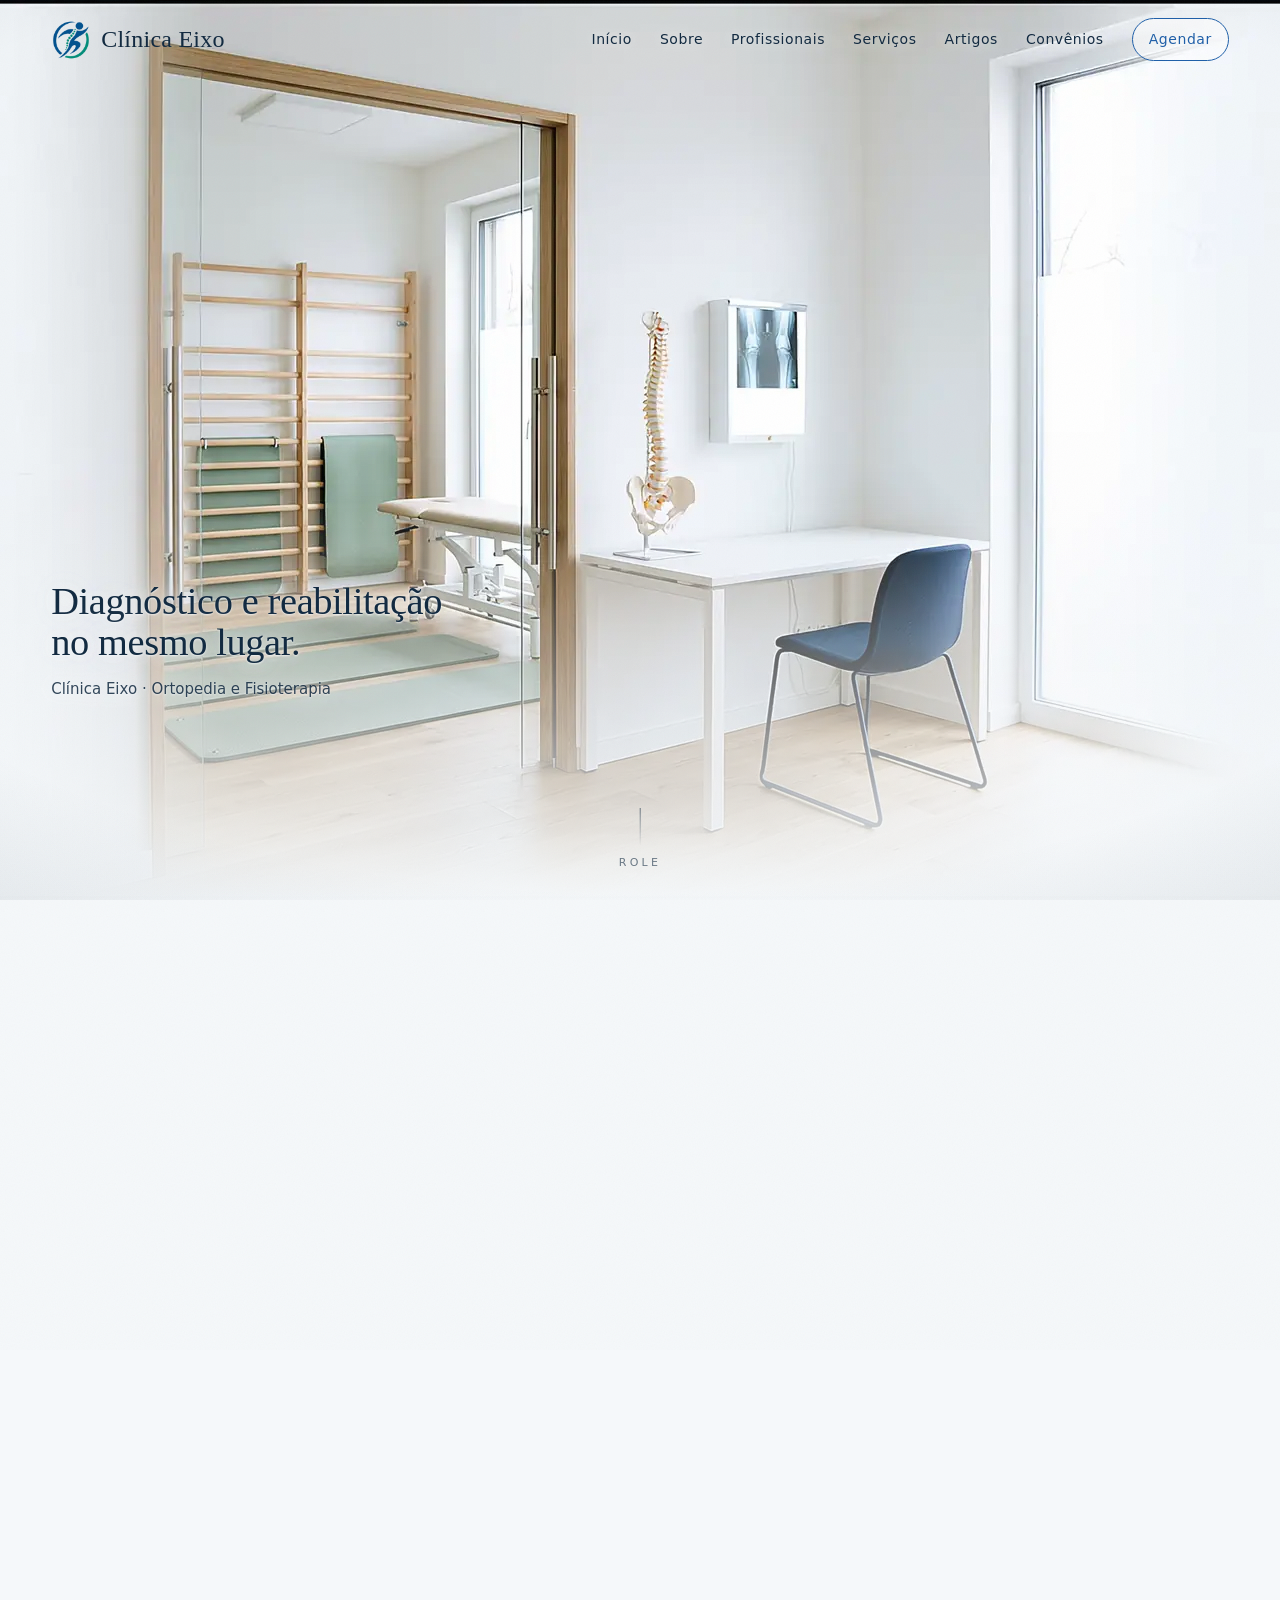
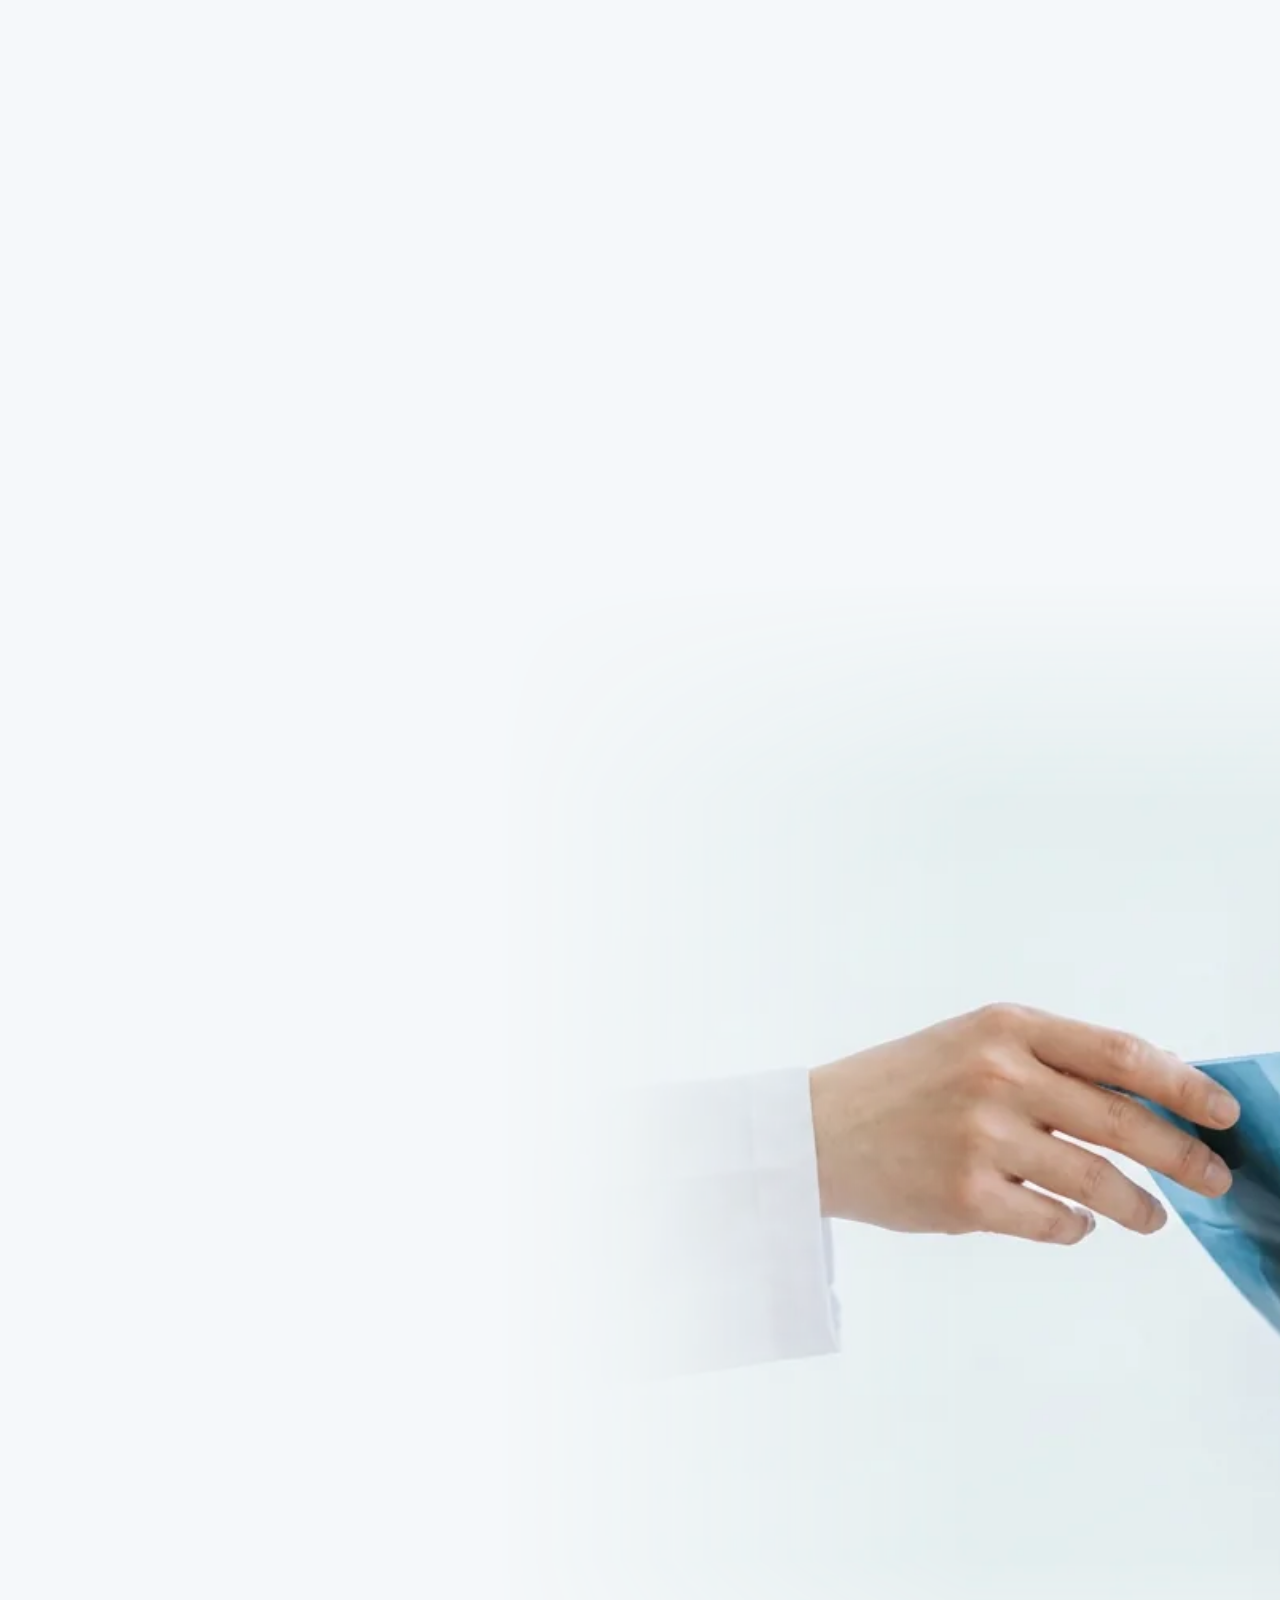
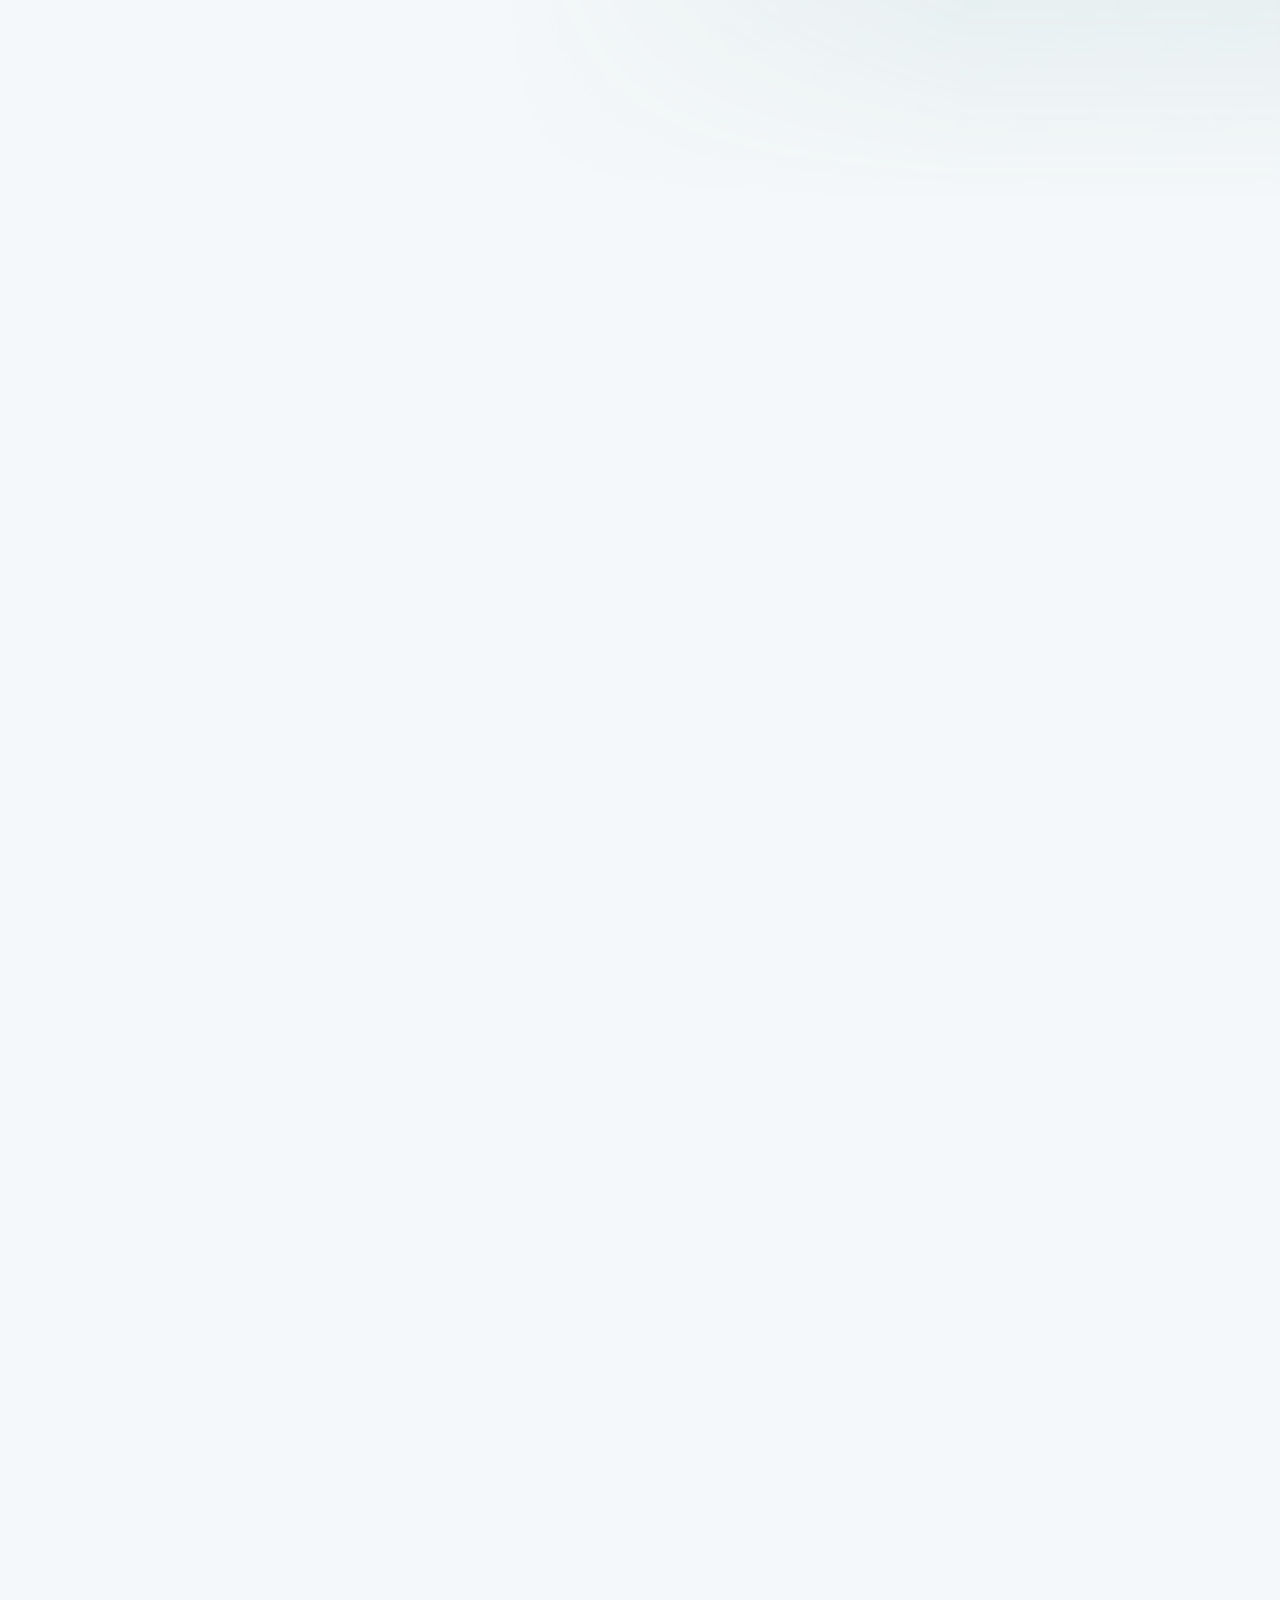
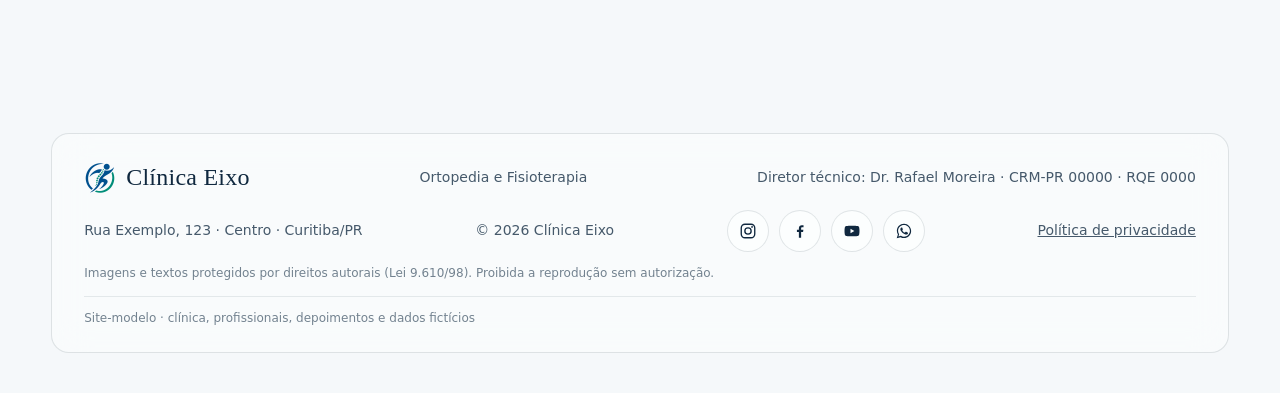
<file: index.html>
<!doctype html>
<html lang="pt-BR">
<head>
  <meta charset="utf-8">
  <!-- Segurança: o navegador só carrega arquivos destes endereços e o formulário só envia para o serviço de e-mail -->
  <meta http-equiv="Content-Security-Policy" content="default-src 'self'; script-src 'self'; style-src 'self' https://fonts.googleapis.com; font-src https://fonts.gstatic.com; img-src 'self' data:; connect-src 'self' https://formsubmit.co https://api.web3forms.com; form-action 'self'; base-uri 'self'; object-src 'none'; upgrade-insecure-requests">
  <meta name="referrer" content="strict-origin-when-cross-origin">
  <meta name="viewport" content="width=device-width, initial-scale=1">
  <!-- Site só no modo claro: pede ao navegador (Samsung Internet, Chrome) que não escureça a página sozinho -->
  <meta name="color-scheme" content="only light">
  <title>Clínica Eixo · Ortopedia e Fisioterapia</title>
  <meta name="description" content="Clínica de ortopedia e fisioterapia com atendimento integrado: o ortopedista e a equipe de fisioterapia no mesmo espaço. Diagnóstico e reabilitação no mesmo lugar.">
  <!-- Prévia do link no WhatsApp, Instagram, Facebook e LinkedIn. Ao mudar de domínio, troque o endereço nas 3 linhas com robsonsantos49 -->
  <link rel="canonical" href="https://robsonsantos49.github.io/clinica-eixo/">
  <meta property="og:type" content="website">
  <meta property="og:locale" content="pt_BR">
  <meta property="og:site_name" content="Clínica Eixo">
  <meta property="og:url" content="https://robsonsantos49.github.io/clinica-eixo/">
  <meta property="og:title" content="Clínica Eixo · Ortopedia e Fisioterapia">
  <meta property="og:description" content="Diagnóstico e reabilitação no mesmo lugar. Ortopedista e equipe de fisioterapia trabalhando juntos.">
  <meta property="og:image" content="https://robsonsantos49.github.io/clinica-eixo/assets/og.jpg">
  <meta property="og:image:type" content="image/jpeg">
  <meta property="og:image:width" content="1200">
  <meta property="og:image:height" content="630">
  <meta property="og:image:alt" content="Clínica Eixo: consultório de ortopedia com a sala de fisioterapia ao lado">
  <meta name="twitter:card" content="summary_large_image">
  <meta name="theme-color" content="#f5f8fa">
  <link rel="icon" type="image/png" href="assets/logo/favicon.png">
  <link rel="apple-touch-icon" href="assets/logo/apple-touch-icon.png">
  <link rel="preconnect" href="https://fonts.googleapis.com">
  <link rel="preconnect" href="https://fonts.gstatic.com" crossorigin>
  <link href="https://fonts.googleapis.com/css2?family=Newsreader:opsz,wght@6..72,400;6..72,500;6..72,600&family=Figtree:wght@400;500;600&display=swap" rel="stylesheet">
  <link rel="preload" as="image" href="assets/frames/desktop/f_0001.webp" media="(min-width: 761px)">
  <link rel="preload" as="image" href="assets/frames/mobile/f_0001.webp" media="(max-width: 760px)">
  <link rel="stylesheet" href="estilo.css?v=9">
</head>
<body>

<header class="topo">
  <a href="#inicio" class="marca" aria-label="Clínica Eixo, início">
    <img class="marca-logo" src="assets/logo/logo.webp" alt="" width="40" height="40">
    <span class="marca-texto">Clínica Eixo</span>
  </a>
  <nav class="menu" id="menu" aria-label="Seções">
    <a href="#inicio" class="menu-inicio">Início</a>
    <a href="#sobre">Sobre</a>
    <a href="#profissionais">Profissionais</a>
    <a href="#servicos">Serviços</a>
    <a href="#artigos">Artigos</a>
    <a href="#depoimentos" class="menu-so-celular">Depoimentos</a>
    <a href="#convenios">Convênios</a>
    <a href="#duvidas" class="menu-so-celular">Dúvidas</a>
    <a href="#contato" class="menu-so-celular">Contato</a>
    <a href="#contato" class="menu-cta">Agendar</a>
  </nav>
  <div class="topo-acoes">
    <a href="#contato" class="menu-cta">Agendar</a>
    <button type="button" class="menu-botao" aria-expanded="false" aria-controls="menu" aria-label="Abrir menu">
      <span></span><span></span>
    </button>
  </div>
</header>

<main>

  <!-- ABERTURA: consultório → porta de vidro → sala de fisioterapia -->
  <section id="inicio" class="cine">
    <div class="cine-palco">
      <canvas class="cine-canvas" aria-hidden="true"></canvas>
      <div class="cine-vinheta"></div>

      <div class="momento momento--primeiro" data-de="0" data-ate="0.28">
        <div class="texto-abertura">
          <h1 class="titulo-abertura">Diagnóstico e reabilitação no mesmo lugar.</h1>
          <p class="apoio">Clínica Eixo · Ortopedia e Fisioterapia</p>
        </div>
      </div>
      <div class="momento momento--direita" data-de="0.36" data-ate="0.64">
        <div class="texto-abertura">
          <p class="destaque">O ortopedista que examina você trabalha a poucos passos da equipe que vai tratar você.</p>
        </div>
      </div>
      <div class="momento momento--centro" data-de="0.72" data-ate="1">
        <div class="texto-abertura">
          <p class="destaque">Comece pela avaliação.</p>
          <a href="#contato" class="botao">Agendar avaliação</a>
        </div>
      </div>

      <div class="cine-dica" aria-hidden="true"><span></span>role</div>
    </div>
  </section>

  <!-- 01 SOBRE: arte à direita -->
  <section id="sobre" class="secao">
    <img class="arte arte--direita" src="assets/img/sobre.webp" alt="" loading="lazy">
    <div class="secao-grade">
      <div class="painel revelar">
        <span class="rotulo">01</span>
        <h2>Do consultório à fisioterapia sem trocar de endereço</h2>
        <p>Na Clínica Eixo, o médico ortopedista e a equipe de fisioterapia atendem no mesmo espaço. Diagnóstico e plano de reabilitação são combinados entre eles, e você não precisa levar laudo de um lugar para o outro nem repetir sua história a cada profissional.</p>
        <ol class="passos">
          <li><strong>Consulta com o ortopedista</strong><span>Exame clínico, leitura dos exames de imagem e diagnóstico.</span></li>
          <li><strong>Plano combinado</strong><span>Médico e fisioterapeuta definem juntos os objetivos e o ritmo do tratamento.</span></li>
          <li class="passo--fisio"><strong>Reabilitação aqui mesmo</strong><span>As sessões acontecem na clínica, e o ortopedista acompanha a evolução de perto.</span></li>
        </ol>
      </div>
    </div>
  </section>

  <!-- 02 PROFISSIONAIS: arte à esquerda -->
  <section id="profissionais" class="secao">
    <img class="arte arte--esquerda" src="assets/img/profissionais.webp" alt="" loading="lazy">
    <div class="secao-grade secao-grade--direita">
      <div class="painel revelar">
        <span class="rotulo">02</span>
        <h2>Uma equipe que conversa</h2>
        <p>Ortopedistas e fisioterapeutas discutem cada caso juntos. Quando a dor muda ou o tratamento precisa de ajuste, a decisão sai na hora, entre quem diagnosticou e quem está tratando.</p>
        <!-- EXEMPLO: equipe fictícia. Trocar por nomes, registros e fotos reais.
             Com foto: troque o <span class="equipe-foto">XX</span> por
             <img src="assets/equipe/nome.webp" alt="Foto de Nome" class="equipe-foto"> -->
        <div class="areas">
          <div class="area">
            <h3>Ortopedia</h3>
            <p>Avaliação de dores e lesões em ossos, articulações, músculos e tendões, diagnóstico e indicação do tratamento.</p>
            <ul class="equipe">
              <li>
                <span class="equipe-foto" aria-hidden="true">RM</span>
                <strong>Dr. Rafael Moreira</strong>
                <span class="equipe-cargo">Ortopedista<br><span class="reg">CRM-PR 00000</span> · <span class="reg">RQE 0000</span></span>
                <a class="equipe-agendar" data-whats data-msg="Olá, vim pelo site e gostaria de agendar com o Dr. Rafael Moreira." target="_blank" rel="noopener">Agendar com o Dr. Rafael</a>
              </li>
              <li>
                <span class="equipe-foto" aria-hidden="true">CD</span>
                <strong>Dra. Camila Duarte</strong>
                <span class="equipe-cargo">Ortopedista<br><span class="reg">CRM-PR 00000</span> · <span class="reg">RQE 0000</span></span>
                <a class="equipe-agendar" data-whats data-msg="Olá, vim pelo site e gostaria de agendar com a Dra. Camila Duarte." target="_blank" rel="noopener">Agendar com a Dra. Camila</a>
              </li>
            </ul>
          </div>
          <div class="area area--fisio">
            <h3>Fisioterapia</h3>
            <p>Reabilitação com exercícios orientados e recursos terapêuticos, ajustada a cada etapa da recuperação.</p>
            <ul class="equipe">
              <li class="equipe--fisio">
                <span class="equipe-foto" aria-hidden="true">AP</span>
                <strong>Ana Luísa Prado</strong>
                <span class="equipe-cargo">Fisioterapeuta<br><span class="reg">CREFITO-8 000000-F</span></span>
                <a class="equipe-agendar" data-whats data-msg="Olá, vim pelo site e gostaria de agendar com a Ana Luísa Prado." target="_blank" rel="noopener">Agendar com a Ana Luísa</a>
              </li>
              <li class="equipe--fisio">
                <span class="equipe-foto" aria-hidden="true">TN</span>
                <strong>Thiago Nunes</strong>
                <span class="equipe-cargo">Fisioterapeuta<br><span class="reg">CREFITO-8 000000-F</span></span>
                <a class="equipe-agendar" data-whats data-msg="Olá, vim pelo site e gostaria de agendar com o Thiago Nunes." target="_blank" rel="noopener">Agendar com o Thiago</a>
              </li>
            </ul>
          </div>
        </div>
      </div>
    </div>
  </section>

  <!-- 03 SERVIÇOS: arte de fundo + cartões -->
  <section id="servicos" class="secao secao--larga">
    <img class="arte arte--fundo" src="assets/img/servicos.webp" alt="" loading="lazy">
    <div class="painel painel--cabecalho revelar">
      <span class="rotulo">03</span>
      <h2>O que você encontra aqui</h2>
    </div>
    <div class="cartoes">
      <article class="painel cartao revelar">
        <h3>Consulta ortopédica</h3>
        <p>Para dores na coluna, no joelho, no ombro, no quadril, no tornozelo e nas mãos, e para lesões do esporte e do trabalho.</p>
      </article>
      <article class="painel cartao cartao--fisio revelar">
        <h3>Fisioterapia ortopédica</h3>
        <p>Sessões para recuperar movimento, força e confiança depois de uma lesão, de uma cirurgia ou de muito tempo convivendo com dor.</p>
      </article>
      <article class="painel cartao revelar">
        <h3>Acompanhamento integrado</h3>
        <p>Retornos com o ortopedista durante a fisioterapia, para medir a evolução e decidir a alta com segurança.</p>
      </article>
    </div>
  </section>

  <!-- 04 ARTIGOS: arte à direita -->
  <section id="artigos" class="secao">
    <img class="arte arte--direita" src="assets/img/artigos.webp" alt="" loading="lazy">
    <div class="secao-grade">
      <div class="painel revelar">
        <span class="rotulo">04</span>
        <h2>Para ler antes da consulta</h2>
        <div class="artigos">
          <details>
            <summary>Dor no joelho ao subir escadas: quando investigar</summary>
            <p>Dor na frente do joelho ao subir escadas, agachar ou passar muito tempo sentado é comum e muitas vezes envolve a articulação entre a patela e o fêmur. Se a dor dura mais de algumas semanas, ou se o joelho incha, trava ou falha, vale uma avaliação ortopédica. Na maioria dos casos o tratamento passa por fortalecimento e ajuste de carga, com fisioterapia.</p>
          </details>
          <details>
            <summary>Entorse de tornozelo não se resolve só com repouso</summary>
            <p>Nos primeiros dias, proteger, elevar e aplicar gelo ajuda. Mas a recuperação completa depende de devolver equilíbrio e força aos músculos em volta do tornozelo, e quem pula essa etapa tem mais chance de torcer de novo. Procure atendimento se não conseguir apoiar o pé, se houver dor forte sobre o osso ou se o inchaço não diminuir.</p>
          </details>
          <details>
            <summary>Dor nas costas: movimento costuma ajudar mais que repouso</summary>
            <p>Na maior parte das dores lombares, ficar muitos dias de repouso atrasa a melhora. Manter-se ativo dentro do limite da dor e fazer exercícios orientados costuma dar resultado melhor. Procure avaliação logo se a dor vier com formigamento ou fraqueza nas pernas, febre, perda de controle da urina ou depois de uma queda.</p>
          </details>
        </div>
        <p class="nota">Conteúdo informativo. Não substitui a consulta.</p>
      </div>
    </div>
  </section>

  <!-- 05 DEPOIMENTOS
       EXEMPLO: depoimentos fictícios, só para a demonstração. Antes de publicar,
       trocar por depoimentos reais e autorizados pelos pacientes, ou remover a seção. -->
  <section id="depoimentos" class="secao secao--larga">
    <div class="painel painel--cabecalho revelar">
      <span class="rotulo">05</span>
      <h2>Quem passou por aqui</h2>
    </div>
    <div class="cartoes">
      <figure class="painel cartao depoimento revelar">
        <blockquote>Fiz a consulta e comecei a fisioterapia na mesma semana, no mesmo prédio. Não precisei ficar levando exame de um lugar para outro.</blockquote>
        <figcaption>Marina S. · tratamento de joelho</figcaption>
      </figure>
      <figure class="painel cartao depoimento revelar">
        <blockquote>O médico e a fisioterapeuta conversavam sobre o meu caso. Quando precisei mudar os exercícios, ajustaram no mesmo dia.</blockquote>
        <figcaption>Carlos A. · pós-operatório de ombro</figcaption>
      </figure>
      <figure class="painel cartao depoimento revelar">
        <blockquote>Atendimento pontual e explicações claras. Eu sabia o que estava fazendo em cada sessão e por quê.</blockquote>
        <figcaption>Juliana R. · dor lombar</figcaption>
      </figure>
    </div>
  </section>

  <!-- 06 CONVÊNIOS: painel simples -->
  <section id="convenios" class="secao secao--curta">
    <div class="painel painel--centro revelar">
      <span class="rotulo">06</span>
      <h2>Convênios</h2>
      <!-- EXEMPLO: lista fictícia. Trocar pelos planos que a clínica aceita de verdade. -->
      <ul class="convenios">
        <li>Unimed</li>
        <li>Amil</li>
        <li>Bradesco Saúde</li>
        <li>SulAmérica</li>
        <li>Paraná Clínicas</li>
        <li>Particular</li>
      </ul>
      <p>Seu plano não está na lista? Mande o nome pelo WhatsApp e confirmamos a cobertura para consulta e fisioterapia.</p>
      <a class="botao botao--fisio" data-whats data-msg="Olá! Gostaria de saber se a Clínica Eixo atende o meu plano de saúde." target="_blank" rel="noopener">Consultar meu plano</a>
    </div>
  </section>

  <!-- 07 DÚVIDAS: perguntas que travam o agendamento -->
  <section id="duvidas" class="secao secao--curta">
    <div class="painel painel--duvidas revelar">
      <span class="rotulo">07</span>
      <h2>Dúvidas comuns antes de agendar</h2>
      <!-- EXEMPLO: respostas-modelo. Conferir com a clínica, principalmente as regras de convênio e a duração das sessões. -->
      <div class="artigos">
        <details>
          <summary>Preciso de pedido médico para fazer fisioterapia?</summary>
          <p>No particular, não: o fisioterapeuta pode fazer a avaliação e começar o tratamento. Pelo convênio, a maioria dos planos pede o encaminhamento médico para liberar as sessões. Se você ainda não tem, pode passar antes pela consulta com um dos nossos ortopedistas, aqui mesmo.</p>
        </details>
        <details>
          <summary>Já tenho diagnóstico de outro médico. Posso começar direto na fisioterapia?</summary>
          <p>Pode. Traga o pedido e os exames. O fisioterapeuta faz a avaliação inicial e, se aparecer alguma dúvida no caminho, o ortopedista da clínica revisa o caso sem você precisar marcar outro lugar.</p>
        </details>
        <details>
          <summary>Quantas sessões vou precisar?</summary>
          <p>Depende da lesão, do tempo de dor e dos seus objetivos. O número é definido na primeira avaliação e revisto nos retornos com o ortopedista, conforme a evolução. Você sabe desde o início qual é o plano e quando ele será reavaliado.</p>
        </details>
        <details>
          <summary>O convênio cobre a consulta e a fisioterapia?</summary>
          <p>Depende do plano e da cobertura contratada. Mande o nome do seu convênio pelo WhatsApp e confirmamos antes de agendar. Quando o plano exige autorização para as sessões, a equipe orienta você em cada etapa.</p>
        </details>
        <details>
          <summary>O que levar na primeira consulta?</summary>
          <p>Documento com foto, carteirinha do convênio, se tiver, os exames de imagem e os laudos que você já fez, e a lista dos remédios que usa. Para a fisioterapia, venha com roupa confortável, que deixe mexer a região tratada.</p>
        </details>
        <details>
          <summary>Quanto tempo dura cada sessão?</summary>
          <p>Cerca de 50 minutos, com acompanhamento do fisioterapeuta do começo ao fim. A frequência mais comum é de duas a três vezes por semana, ajustada ao seu caso e à sua rotina.</p>
        </details>
      </div>
      <p class="nota">Não achou sua dúvida? <a data-whats data-msg="Olá! Tenho uma dúvida antes de agendar na Clínica Eixo." target="_blank" rel="noopener">Pergunte pelo WhatsApp</a>.</p>
    </div>
  </section>

  <!-- 08 CONTATO -->
  <section id="contato" class="secao secao--contato">
    <img class="arte arte--fundo arte--suave" src="assets/img/contato.webp" alt="" loading="lazy">
    <div class="painel painel--form revelar">
      <span class="rotulo">08</span>
      <h2>Agende sua avaliação</h2>
      <p>Deixe seu contato e conte rapidamente o que está sentindo. Retornamos para combinar o melhor horário.</p>
      <!-- EXEMPLO: endereço e horário fictícios. Trocar pelos dados reais. -->
      <dl class="info">
        <div><dt>Endereço</dt><dd>Rua Exemplo, 123 · Centro · Curitiba/PR
          <span class="rotas"><a data-rota="maps" target="_blank" rel="noopener">Abrir no Google Maps</a><a data-rota="waze" target="_blank" rel="noopener">Waze</a></span></dd></div>
        <div><dt>Horário</dt><dd>Seg a sex, 7h às 20h · Sáb, 8h às 12h</dd></div>
      </dl>
      <div class="contato-redes">
        <span>Siga a clínica</span>
        <ul class="redes" aria-label="Redes sociais">
          <li><a data-rede="instagram" target="_blank" rel="noopener" aria-label="Instagram"><svg viewBox="0 0 24 24" aria-hidden="true"><rect x="3" y="3" width="18" height="18" rx="5" fill="none" stroke="currentColor" stroke-width="1.8"/><circle cx="12" cy="12" r="4.2" fill="none" stroke="currentColor" stroke-width="1.8"/><circle cx="17.4" cy="6.6" r="1.2" fill="currentColor"/></svg></a></li>
          <li><a data-rede="facebook" target="_blank" rel="noopener" aria-label="Facebook"><svg viewBox="0 0 24 24" aria-hidden="true"><path fill="currentColor" d="M13.5 21v-7.6h2.6l.4-3h-3V8.5c0-.9.3-1.5 1.6-1.5h1.6V4.3c-.3 0-1.2-.1-2.3-.1-2.3 0-3.9 1.4-3.9 4v2.2H7.9v3h2.6V21h3Z"/></svg></a></li>
          <li><a data-rede="youtube" target="_blank" rel="noopener" aria-label="YouTube"><svg viewBox="0 0 24 24" aria-hidden="true"><path fill="currentColor" d="M21.6 7.2a2.5 2.5 0 0 0-1.8-1.8C18.2 5 12 5 12 5s-6.2 0-7.8.4A2.5 2.5 0 0 0 2.4 7.2 26 26 0 0 0 2 12a26 26 0 0 0 .4 4.8 2.5 2.5 0 0 0 1.8 1.8c1.6.4 7.8.4 7.8.4s6.2 0 7.8-.4a2.5 2.5 0 0 0 1.8-1.8A26 26 0 0 0 22 12a26 26 0 0 0-.4-4.8ZM10 15V9l5.2 3L10 15Z"/></svg></a></li>
          <li><a data-whats target="_blank" rel="noopener" aria-label="WhatsApp"><svg viewBox="0 0 32 32" aria-hidden="true"><path fill="currentColor" d="M16 3C9 3 3.3 8.6 3.3 15.6c0 2.4.7 4.7 1.9 6.7L3 29l6.9-2.1c1.9 1 4 1.6 6.1 1.6 7 0 12.7-5.6 12.7-12.6S23 3 16 3Zm0 23.1c-1.9 0-3.8-.5-5.4-1.5l-.4-.2-4.1 1.2 1.3-4-.3-.4a10.4 10.4 0 0 1-1.6-5.6C5.5 9.8 10.2 5.2 16 5.2s10.5 4.6 10.5 10.4S21.8 26.1 16 26.1Zm5.8-7.8c-.3-.2-1.9-.9-2.2-1-.3-.1-.5-.2-.7.2-.2.3-.8 1-1 1.2-.2.2-.4.2-.7.1-.3-.2-1.3-.5-2.5-1.6-.9-.8-1.6-1.8-1.7-2.1-.2-.3 0-.5.1-.6l.5-.6.3-.5c.1-.2 0-.4 0-.6l-1-2.4c-.3-.6-.5-.5-.7-.5h-.6c-.2 0-.6.1-.9.4-.3.3-1.2 1.1-1.2 2.8s1.2 3.2 1.4 3.4c.2.2 2.4 3.6 5.7 5 .8.4 1.4.6 1.9.7.8.3 1.6.2 2.2.1.7-.1 1.9-.8 2.2-1.5.3-.7.3-1.4.2-1.5-.1-.2-.3-.3-.6-.4Z"/></svg></a></li>
        </ul>
      </div>
      <form class="form" novalidate>
        <div class="campo">
          <label for="f-nome">Nome</label>
          <input id="f-nome" name="nome" autocomplete="name" maxlength="80" required>
        </div>
        <div class="campo">
          <label for="f-email">E-mail</label>
          <input id="f-email" name="email" type="email" autocomplete="email" maxlength="120" required>
        </div>
        <div class="campo">
          <label for="f-tel">WhatsApp</label>
          <input id="f-tel" name="telefone" type="tel" autocomplete="tel" inputmode="tel" maxlength="30" required>
        </div>
        <div class="campo">
          <label for="f-plano">Convênio (se tiver)</label>
          <input id="f-plano" name="convenio" autocomplete="off" maxlength="60">
        </div>
        <div class="campo campo--inteiro">
          <label for="f-msg">Onde dói e há quanto tempo?</label>
          <textarea id="f-msg" name="mensagem" rows="4" maxlength="1500"></textarea>
        </div>
        <input type="text" name="_honey" class="pote" tabindex="-1" autocomplete="off" aria-hidden="true">
        <label class="consentimento campo--inteiro">
          <input type="checkbox" name="consentimento" value="sim" required>
          <span>Autorizo a Clínica Eixo a usar estes dados, inclusive as informações sobre minha saúde, só para responder ao meu contato e agendar o atendimento. <a href="privacidade.html">Política de privacidade</a></span>
        </label>
        <button type="submit" class="botao campo--inteiro">Enviar</button>
        <p class="form-status campo--inteiro" role="status" aria-live="polite"></p>
        <a class="botao botao--fisio form-whats campo--inteiro" target="_blank" rel="noopener" hidden>Continuar pelo WhatsApp</a>
      </form>
    </div>
  </section>

</main>

<footer class="rodape">
  <div class="painel rodape-painel">
    <span class="marca"><img class="marca-logo" src="assets/logo/logo.webp" alt="" width="32" height="32" loading="lazy"><span class="marca-texto">Clínica Eixo</span></span>
    <span>Ortopedia e Fisioterapia</span>
    <!-- EXEMPLO: diretor técnico fictício. Exigido em publicidade médica; trocar pelo nome e CRM reais. -->
    <span>Diretor técnico: Dr. Rafael Moreira · CRM-PR 00000 · RQE 0000</span>
    <span>Rua Exemplo, 123 · Centro · Curitiba/PR</span>
    <span>© <span data-ano></span> Clínica Eixo</span>
    <ul class="redes" aria-label="Redes sociais">
      <li><a data-rede="instagram" target="_blank" rel="noopener" aria-label="Instagram"><svg viewBox="0 0 24 24" aria-hidden="true"><rect x="3" y="3" width="18" height="18" rx="5" fill="none" stroke="currentColor" stroke-width="1.8"/><circle cx="12" cy="12" r="4.2" fill="none" stroke="currentColor" stroke-width="1.8"/><circle cx="17.4" cy="6.6" r="1.2" fill="currentColor"/></svg></a></li>
      <li><a data-rede="facebook" target="_blank" rel="noopener" aria-label="Facebook"><svg viewBox="0 0 24 24" aria-hidden="true"><path fill="currentColor" d="M13.5 21v-7.6h2.6l.4-3h-3V8.5c0-.9.3-1.5 1.6-1.5h1.6V4.3c-.3 0-1.2-.1-2.3-.1-2.3 0-3.9 1.4-3.9 4v2.2H7.9v3h2.6V21h3Z"/></svg></a></li>
      <li><a data-rede="youtube" target="_blank" rel="noopener" aria-label="YouTube"><svg viewBox="0 0 24 24" aria-hidden="true"><path fill="currentColor" d="M21.6 7.2a2.5 2.5 0 0 0-1.8-1.8C18.2 5 12 5 12 5s-6.2 0-7.8.4A2.5 2.5 0 0 0 2.4 7.2 26 26 0 0 0 2 12a26 26 0 0 0 .4 4.8 2.5 2.5 0 0 0 1.8 1.8c1.6.4 7.8.4 7.8.4s6.2 0 7.8-.4a2.5 2.5 0 0 0 1.8-1.8A26 26 0 0 0 22 12a26 26 0 0 0-.4-4.8ZM10 15V9l5.2 3L10 15Z"/></svg></a></li>
      <li><a data-whats target="_blank" rel="noopener" aria-label="WhatsApp"><svg viewBox="0 0 32 32" aria-hidden="true"><path fill="currentColor" d="M16 3C9 3 3.3 8.6 3.3 15.6c0 2.4.7 4.7 1.9 6.7L3 29l6.9-2.1c1.9 1 4 1.6 6.1 1.6 7 0 12.7-5.6 12.7-12.6S23 3 16 3Zm0 23.1c-1.9 0-3.8-.5-5.4-1.5l-.4-.2-4.1 1.2 1.3-4-.3-.4a10.4 10.4 0 0 1-1.6-5.6C5.5 9.8 10.2 5.2 16 5.2s10.5 4.6 10.5 10.4S21.8 26.1 16 26.1Zm5.8-7.8c-.3-.2-1.9-.9-2.2-1-.3-.1-.5-.2-.7.2-.2.3-.8 1-1 1.2-.2.2-.4.2-.7.1-.3-.2-1.3-.5-2.5-1.6-.9-.8-1.6-1.8-1.7-2.1-.2-.3 0-.5.1-.6l.5-.6.3-.5c.1-.2 0-.4 0-.6l-1-2.4c-.3-.6-.5-.5-.7-.5h-.6c-.2 0-.6.1-.9.4-.3.3-1.2 1.1-1.2 2.8s1.2 3.2 1.4 3.4c.2.2 2.4 3.6 5.7 5 .8.4 1.4.6 1.9.7.8.3 1.6.2 2.2.1.7-.1 1.9-.8 2.2-1.5.3-.7.3-1.4.2-1.5-.1-.2-.3-.3-.6-.4Z"/></svg></a></li>
    </ul>
    <a href="privacidade.html" class="rodape-link">Política de privacidade</a>
    <span class="aviso-direitos">Imagens e textos protegidos por direitos autorais (Lei 9.610/98). Proibida a reprodução sem autorização.</span>
    <span class="aviso-modelo">Site-modelo · clínica, profissionais, depoimentos e dados fictícios</span>
  </div>
</footer>

<a class="whats" target="_blank" rel="noopener" aria-label="Conversar no WhatsApp">
  <svg viewBox="0 0 32 32" aria-hidden="true"><path fill="currentColor" d="M16 3C9 3 3.3 8.6 3.3 15.6c0 2.4.7 4.7 1.9 6.7L3 29l6.9-2.1c1.9 1 4 1.6 6.1 1.6 7 0 12.7-5.6 12.7-12.6S23 3 16 3Zm0 23.1c-1.9 0-3.8-.5-5.4-1.5l-.4-.2-4.1 1.2 1.3-4-.3-.4a10.4 10.4 0 0 1-1.6-5.6C5.5 9.8 10.2 5.2 16 5.2s10.5 4.6 10.5 10.4S21.8 26.1 16 26.1Zm5.8-7.8c-.3-.2-1.9-.9-2.2-1-.3-.1-.5-.2-.7.2-.2.3-.8 1-1 1.2-.2.2-.4.2-.7.1-.3-.2-1.3-.5-2.5-1.6-.9-.8-1.6-1.8-1.7-2.1-.2-.3 0-.5.1-.6l.5-.6.3-.5c.1-.2 0-.4 0-.6l-1-2.4c-.3-.6-.5-.5-.7-.5h-.6c-.2 0-.6.1-.9.4-.3.3-1.2 1.1-1.2 2.8s1.2 3.2 1.4 3.4c.2.2 2.4 3.6 5.7 5 .8.4 1.4.6 1.9.7.8.3 1.6.2 2.2.1.7-.1 1.9-.8 2.2-1.5.3-.7.3-1.4.2-1.5-.1-.2-.3-.3-.6-.4Z"/></svg>
</a>

<script src="config.js?v=8"></script>
<script src="app.js?v=7"></script>
</body>
</html>
</file>
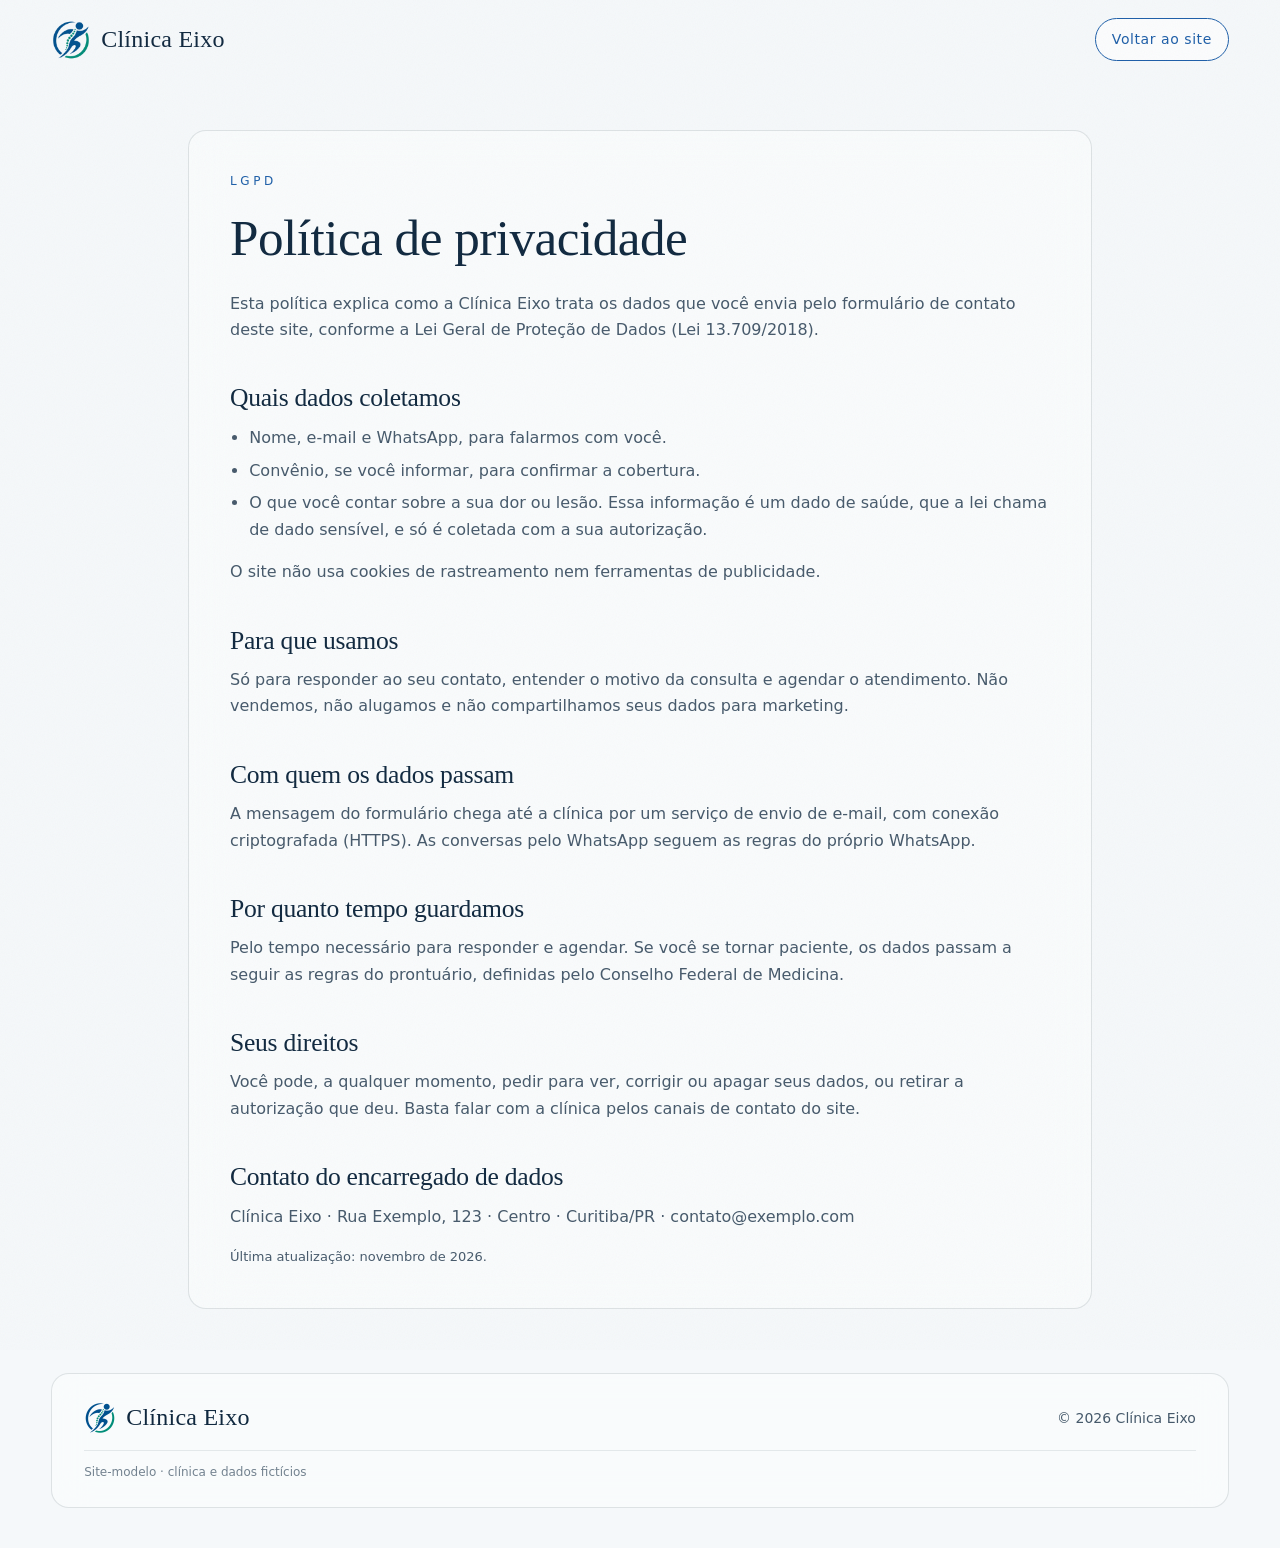
<file: privacidade.html>
<!doctype html>
<html lang="pt-BR">
<head>
  <meta charset="utf-8">
  <meta http-equiv="Content-Security-Policy" content="default-src 'self'; script-src 'self'; style-src 'self' https://fonts.googleapis.com; font-src https://fonts.gstatic.com; img-src 'self' data:; connect-src 'self'; form-action 'self'; base-uri 'self'; object-src 'none'; upgrade-insecure-requests">
  <meta name="referrer" content="strict-origin-when-cross-origin">
  <meta name="viewport" content="width=device-width, initial-scale=1">
  <!-- Site só no modo claro: pede ao navegador (Samsung Internet, Chrome) que não escureça a página sozinho -->
  <meta name="color-scheme" content="only light">
  <title>Política de privacidade · Clínica Eixo</title>
  <meta name="description" content="Como a Clínica Eixo trata os dados enviados pelo site.">
  <meta name="theme-color" content="#f5f8fa">
  <link rel="icon" type="image/png" href="assets/logo/favicon.png">
  <link rel="preconnect" href="https://fonts.googleapis.com">
  <link rel="preconnect" href="https://fonts.gstatic.com" crossorigin>
  <link href="https://fonts.googleapis.com/css2?family=Newsreader:opsz,wght@6..72,400;6..72,500;6..72,600&family=Figtree:wght@400;500;600&display=swap" rel="stylesheet">
  <link rel="stylesheet" href="estilo.css?v=9">
</head>
<body>

<header class="topo rolou">
  <a href="./" class="marca" aria-label="Clínica Eixo, voltar ao início">
    <img class="marca-logo" src="assets/logo/logo.webp" alt="" width="40" height="40">
    <span class="marca-texto">Clínica Eixo</span>
  </a>
  <a href="./" class="menu-cta">Voltar ao site</a>
</header>

<main class="pagina-texto">
  <!-- EXEMPLO: texto-modelo. Revisar com o responsável jurídico da clínica e trocar
       o nome, o CNPJ, o endereço e o contato do encarregado pelos dados reais. -->
  <article class="painel">
    <span class="rotulo">LGPD</span>
    <h1>Política de privacidade</h1>
    <p>Esta política explica como a Clínica Eixo trata os dados que você envia pelo formulário de contato deste site, conforme a Lei Geral de Proteção de Dados (Lei 13.709/2018).</p>

    <h2>Quais dados coletamos</h2>
    <ul>
      <li>Nome, e-mail e WhatsApp, para falarmos com você.</li>
      <li>Convênio, se você informar, para confirmar a cobertura.</li>
      <li>O que você contar sobre a sua dor ou lesão. Essa informação é um dado de saúde, que a lei chama de dado sensível, e só é coletada com a sua autorização.</li>
    </ul>
    <p>O site não usa cookies de rastreamento nem ferramentas de publicidade.</p>

    <h2>Para que usamos</h2>
    <p>Só para responder ao seu contato, entender o motivo da consulta e agendar o atendimento. Não vendemos, não alugamos e não compartilhamos seus dados para marketing.</p>

    <h2>Com quem os dados passam</h2>
    <p>A mensagem do formulário chega até a clínica por um serviço de envio de e-mail, com conexão criptografada (HTTPS). As conversas pelo WhatsApp seguem as regras do próprio WhatsApp.</p>

    <h2>Por quanto tempo guardamos</h2>
    <p>Pelo tempo necessário para responder e agendar. Se você se tornar paciente, os dados passam a seguir as regras do prontuário, definidas pelo Conselho Federal de Medicina.</p>

    <h2>Seus direitos</h2>
    <p>Você pode, a qualquer momento, pedir para ver, corrigir ou apagar seus dados, ou retirar a autorização que deu. Basta falar com a clínica pelos canais de contato do site.</p>

    <h2>Contato do encarregado de dados</h2>
    <p>Clínica Eixo · Rua Exemplo, 123 · Centro · Curitiba/PR · contato@exemplo.com</p>

    <p class="nota">Última atualização: novembro de 2026.</p>
  </article>
</main>

<footer class="rodape">
  <div class="painel rodape-painel">
    <span class="marca"><img class="marca-logo" src="assets/logo/logo.webp" alt="" width="32" height="32" loading="lazy"><span class="marca-texto">Clínica Eixo</span></span>
    <span>© <span data-ano></span> Clínica Eixo</span>
    <span class="aviso-modelo">Site-modelo · clínica e dados fictícios</span>
  </div>
</footer>

<script src="config.js?v=7"></script>
<script src="app.js?v=6"></script>
</body>
</html>
</file>
<file: estilo.css>
/* ── Tokens: ajuste pela identidade visual do cliente ───────────────────── */
:root {
  color-scheme: only light; /* não deixa o modo escuro do celular inverter as cores */
  --fundo: #f5f8fa;          /* MESMA cor usada nos prompts das imagens */
  --fundo-2: #e9f0f4;
  --texto: #10283f;
  --texto-suave: #46596b;
  --acento: #1d5ea8;         /* azul: cor principal da marca */
  --acento-texto: #ffffff;   /* texto sobre o acento */
  --fisio: #2f8a66;          /* verde: tudo que é fisioterapia */
  --linha: rgb(16 40 63 / 0.12);
  --painel: rgb(250 252 253 / 0.74);
  --mistura: multiply;       /* tema escuro: lighten | tema claro: multiply */

  --fonte-titulo: "Newsreader", Georgia, serif;
  --fonte-texto: "Figtree", system-ui, sans-serif;

  --raio: 18px;
  --gutter: clamp(16px, 4vw, 56px);
  --largura: 1240px;
  --ease: cubic-bezier(.2, .7, .1, 1);
}
/* Tema claro (marcas de luz, saúde, casamento etc.): troque os tokens assim
:root {
  color-scheme: only light; /* não deixa o modo escuro do celular inverter as cores */
  --fundo: #f4efe7; --fundo-2: #ebe4d8; --texto: #1d1a16; --texto-suave: #5d564c;
  --linha: rgb(29 26 22 / .12); --painel: rgb(244 239 231 / .7); --mistura: multiply;
}
*/

*, *::before, *::after { box-sizing: border-box; }
html { scroll-behavior: smooth; -webkit-text-size-adjust: 100%; overflow-x: clip; }
body {
  margin: 0;
  background: var(--fundo);
  color: var(--texto);
  font: 400 clamp(16px, 1.05vw, 18px)/1.65 var(--fonte-texto);
  overflow-x: clip;
  -webkit-font-smoothing: antialiased;
}
/* Grão de filme: tira o aspecto "liso de IA" */
body::after {
  content: ""; position: fixed; inset: -50%; z-index: 90; pointer-events: none; opacity: .04;
  background-image: url("data:image/svg+xml,%3Csvg xmlns='http://www.w3.org/2000/svg' width='160' height='160'%3E%3Cfilter id='n'%3E%3CfeTurbulence type='fractalNoise' baseFrequency='.9' numOctaves='2' stitchTiles='stitch'/%3E%3C/filter%3E%3Crect width='100%25' height='100%25' filter='url(%23n)'/%3E%3C/svg%3E");
  animation: grao 1s steps(4) infinite;
}
@keyframes grao { 25% { transform: translate(-3%, 2%); } 50% { transform: translate(2%, -3%); } 75% { transform: translate(-2%, -1%); } }

img { max-width: 100%; display: block; }
/* Proteção das imagens: sem arrastar, sem "salvar imagem" no toque longo (iOS), sem seleção */
img, canvas {
  -webkit-user-drag: none; -webkit-touch-callout: none;
  -webkit-user-select: none; user-select: none;
}
a { color: inherit; }
h1, h2, h3 { font-family: var(--fonte-titulo); font-weight: 400; line-height: 1.08; margin: 0 0 .5em; letter-spacing: -.01em; text-wrap: balance; }
h1 { font-size: clamp(38px, 6.2vw, 96px); }
h2 { font-size: clamp(32px, 4.2vw, 64px); }
h3 { font-size: clamp(20px, 1.7vw, 25px); font-weight: 500; }
p { margin: 0 0 1em; color: var(--texto-suave); text-wrap: pretty; }

/* ── Topo ──────────────────────────────────────────────────────────────── */
.topo {
  position: fixed; inset: 0 0 auto; z-index: 50;
  display: flex; align-items: center; justify-content: space-between; gap: 16px;
  padding: 18px var(--gutter);
  transition: background .4s var(--ease), backdrop-filter .4s;
}
.topo.rolou { background: rgb(245 248 250 / .78); backdrop-filter: blur(14px); -webkit-backdrop-filter: blur(14px); }
.marca { text-decoration: none; display: flex; align-items: center; gap: 10px; }
.marca-logo { height: 40px; width: auto; }
.rodape .marca-logo { height: 32px; }
.marca-texto { font-family: var(--fonte-titulo); font-size: 24px; font-weight: 500; letter-spacing: .01em; color: var(--texto); }
.menu { display: flex; gap: 28px; align-items: center; font-size: 14px; letter-spacing: .04em; }
.menu a { text-decoration: none; color: var(--texto); font-weight: 500; transition: color .3s; text-shadow: 0 0 12px rgb(245 248 250 / .9); }
.menu a:hover { color: var(--acento); }
.topo .menu-cta { border: 1.5px solid var(--acento); color: var(--acento); background: rgb(255 255 255 / .55); padding: 9px 16px; border-radius: 999px; text-shadow: none; text-decoration: none; font-size: 14px; font-weight: 500; letter-spacing: .04em; }
.topo .menu-cta:hover { background: var(--acento); color: var(--acento-texto); }
.marca-texto { white-space: nowrap; }
.topo-acoes, .menu-so-celular { display: none; }

/* Celular: menu completo atrás do botão ☰ */
.menu-botao {
  width: 44px; height: 44px; border-radius: 50%; border: 1px solid var(--linha);
  background: rgb(255 255 255 / .7); display: grid; place-content: center; gap: 6px; cursor: pointer; padding: 0;
  -webkit-tap-highlight-color: transparent;
}
.menu-botao span { display: block; width: 18px; height: 1.5px; background: var(--texto); border-radius: 2px; transition: transform .35s var(--ease); }
.topo.aberto .menu-botao span:first-child { transform: translateY(3.75px) rotate(45deg); }
.topo.aberto .menu-botao span:last-child { transform: translateY(-3.75px) rotate(-45deg); }
@media (max-width: 760px) {
  .topo-acoes { display: flex; align-items: center; gap: 10px; }
  .menu-so-celular { display: block; }
  .menu {
    position: absolute; top: calc(100% - 6px); left: var(--gutter); right: var(--gutter);
    flex-direction: column; align-items: stretch; gap: 0; padding: 6px 8px;
    font-size: 17px; letter-spacing: .01em;
    background: rgb(250 252 253 / .97); border: 1px solid var(--linha); border-radius: var(--raio);
    box-shadow: 0 24px 60px rgb(16 40 63 / .16);
    -webkit-backdrop-filter: blur(18px); backdrop-filter: blur(18px);
    max-height: calc(100svh - 100px); overflow-y: auto;
    opacity: 0; visibility: hidden; transform: translateY(-8px);
    transition: opacity .25s var(--ease), transform .3s var(--ease), visibility 0s .3s;
  }
  .topo.aberto .menu { opacity: 1; visibility: visible; transform: none; transition: opacity .25s var(--ease), transform .3s var(--ease); }
  .topo.aberto { background: rgb(245 248 250 / .92); -webkit-backdrop-filter: blur(14px); backdrop-filter: blur(14px); }
  .menu a { padding: 14px 10px; border-bottom: 1px solid var(--linha); text-shadow: none; }
  .menu a:last-of-type { border-bottom: 0; }
  .menu .menu-cta { display: none; }
  .menu a:nth-last-child(2) { border-bottom: 0; }
}
@media (max-width: 380px) {
  .topo { gap: 10px; }
  .marca { gap: 8px; }
  .topo .marca-logo { height: 32px; }
  .topo .marca-texto { font-size: 20px; }
  .topo-acoes { gap: 8px; }
  .topo .menu-cta { padding: 8px 12px; font-size: 13px; }
  .menu-botao { width: 40px; height: 40px; }
}

/* ── Abertura cinematográfica ──────────────────────────────────────────── */
.cine { position: relative; height: var(--altura, 400vh); }
#inicio { --altura: 420vh; }
.cine-palco { position: sticky; top: 0; height: 100vh; height: 100svh; overflow: hidden; }
.cine-canvas { position: absolute; inset: 0; width: 100%; height: 100%; }
.cine-vinheta {
  position: absolute; inset: 0; pointer-events: none;
  background:
    radial-gradient(120% 90% at 50% 45%, transparent 60%, rgb(16 40 63 / .18) 100%),
    linear-gradient(to bottom, transparent 55%, rgb(245 248 250 / .55) 80%, var(--fundo) 100%);
}
.momento {
  position: absolute; inset: auto var(--gutter) 22vh; max-width: 640px;
  opacity: 0; transform: translateY(24px); filter: blur(6px);
  transition: opacity .7s var(--ease), transform .9s var(--ease), filter .7s var(--ease);
  pointer-events: none;
}
.momento.ativo { opacity: 1; transform: none; filter: none; pointer-events: auto; }
.momento--direita { left: auto; right: var(--gutter); }
.momento--centro { left: 50%; right: auto; transform: translate(-50%, 24px); text-align: center; width: min(640px, calc(100% - 2 * var(--gutter))); }
.momento--centro.ativo { transform: translate(-50%, 0); }
.titulo-abertura { font-size: clamp(28px, 3vw, 46px); margin-bottom: .35em; }
.momento--primeiro { max-width: 460px; }
/* Texto da abertura direto sobre o vídeo, sem painel: um halo da cor do fundo garante a leitura */
.texto-abertura { text-shadow: 0 0 18px rgb(245 248 250 / .95), 0 0 42px rgb(245 248 250 / .8), 0 1px 2px rgb(245 248 250 / .9); }
.texto-abertura .titulo-abertura, .texto-abertura .destaque { color: var(--texto); }
.texto-abertura .apoio { color: var(--texto); opacity: .85; }
.texto-abertura .botao { text-shadow: none; box-shadow: 0 10px 30px rgb(16 40 63 / .18); }
.momento--primeiro .apoio { font-size: 15px; }
.apoio { font-size: clamp(16px, 1.3vw, 20px); margin: 0; }
.destaque { font-family: var(--fonte-titulo); font-size: clamp(24px, 2.8vw, 42px); line-height: 1.2; color: var(--texto); margin: 0 0 .6em; }
.destaque:last-child { margin: 0; }
.cine-dica {
  position: absolute; bottom: 28px; left: 50%; transform: translateX(-50%);
  display: grid; justify-items: center; gap: 8px; font-size: 11px; letter-spacing: .3em; text-transform: uppercase; opacity: .6;
  transition: opacity .5s;
}
.cine-dica span { width: 1px; height: 38px; background: linear-gradient(var(--texto), transparent); animation: dica 2s var(--ease) infinite; }
@keyframes dica { 0% { transform: scaleY(0); transform-origin: top; } 50% { transform: scaleY(1); transform-origin: top; } 51% { transform-origin: bottom; } 100% { transform: scaleY(0); transform-origin: bottom; } }
.cine.andou .cine-dica { opacity: 0; }

/* ── Painéis (todo texto mora num painel) ──────────────────────────────── */
.painel {
  position: relative;
  background: var(--painel);
  border: 1px solid var(--linha);
  border-radius: var(--raio);
  padding: clamp(24px, 3.2vw, 48px);
  backdrop-filter: blur(18px) saturate(1.1);
  -webkit-backdrop-filter: blur(18px) saturate(1.1);
}
.painel--vidro { background: rgb(250 252 253 / .62); box-shadow: 0 20px 60px rgb(16 40 63 / .10); }
.painel > :last-child { margin-bottom: 0; }
.rotulo { display: block; font-size: 12px; letter-spacing: .3em; color: var(--acento); margin-bottom: 18px; }

/* ── Seções ────────────────────────────────────────────────────────────── */
.secao {
  position: relative; isolation: isolate; overflow: clip;
  min-height: 100vh; padding: 18vh var(--gutter);
  display: grid; align-content: center;
  grid-template-columns: minmax(0, 1fr); /* impede a coluna de crescer além da tela */
}
.secao-grade { width: 100%; max-width: var(--largura); margin: 0 auto; display: grid; grid-template-columns: minmax(0, 560px) 1fr; }
.secao-grade--direita { grid-template-columns: 1fr minmax(0, 560px); }
.secao-grade--direita > .painel { grid-column: 2; }
.secao--larga { gap: 28px; justify-items: center; }
.painel--cabecalho { width: 100%; max-width: var(--largura); }
.cartoes { width: 100%; max-width: var(--largura); display: grid; grid-template-columns: repeat(auto-fit, minmax(260px, 1fr)); gap: 20px; }
.cartao h3 { margin-bottom: .4em; }
.cartao { transition: transform .5s var(--ease), border-color .5s; }
.cartao:hover { transform: translateY(-4px); border-color: color-mix(in srgb, var(--acento) 50%, transparent); }
.passos { list-style: none; margin: 8px 0 0; padding: 0; counter-reset: p; display: grid; gap: 22px; }
.passos li { counter-increment: p; display: grid; grid-template-columns: 42px 1fr; column-gap: 12px; }
.passos li::before { content: counter(p, decimal-leading-zero); grid-row: span 2; font-family: var(--fonte-titulo); color: var(--acento); font-size: 22px; }
.passos strong { font-weight: 600; }
.passos span { color: var(--texto-suave); }
.passos .passo--fisio::before { color: var(--fisio); }

/* Áreas (ortopedia / fisioterapia) */
.areas { display: grid; gap: 36px; margin-top: 8px; }
.area { padding-top: 24px; border-top: 1px solid var(--linha); }
.areas h3 { color: var(--acento); margin-bottom: .3em; }
.areas .area--fisio h3, .cartao--fisio h3 { color: var(--fisio); }
.areas p { margin: 0 0 18px; }

/* Artigos */
.artigos { display: grid; margin: 8px 0 18px; border-top: 1px solid var(--linha); }
.artigos details { border-bottom: 1px solid var(--linha); }
.artigos summary {
  list-style: none; cursor: pointer; padding: 18px 36px 18px 0; position: relative;
  font-family: var(--fonte-titulo); font-size: clamp(19px, 1.5vw, 22px); font-weight: 500; line-height: 1.3; color: var(--texto);
}
.artigos summary::-webkit-details-marker { display: none; }
.artigos summary::after {
  content: "+"; position: absolute; right: 4px; top: 50%; translate: 0 -50%;
  font: 400 24px/1 var(--fonte-texto); color: var(--acento); transition: rotate .4s var(--ease);
}
.artigos details[open] summary::after { rotate: 45deg; }
.artigos summary:focus-visible { outline: 2px solid var(--acento); outline-offset: 4px; border-radius: 4px; }
.artigos details p { margin: 0 0 20px; }
.nota { font-size: 13px; margin: 0; }

/* Equipe */
.equipe { list-style: none; margin: 0; padding: 0; display: grid; grid-template-columns: 1fr; gap: 0; }
.equipe li { display: grid; grid-template-columns: 52px 1fr auto; column-gap: 16px; align-items: center; padding: 14px 0; border-bottom: 1px solid var(--linha); }
.equipe li:last-child { border-bottom: 0; padding-bottom: 0; }
.equipe-foto {
  grid-row: span 2; width: 52px; height: 52px; border-radius: 50%; object-fit: cover;
  display: grid; place-items: center; font: 500 17px/1 var(--fonte-titulo); letter-spacing: .02em;
  color: var(--acento); background: color-mix(in srgb, var(--acento) 12%, #fff);
}
.equipe--fisio .equipe-foto { color: var(--fisio); background: color-mix(in srgb, var(--fisio) 14%, #fff); }
.equipe strong { font-weight: 600; line-height: 1.3; grid-column: 2; align-self: end; }
.equipe-cargo { grid-column: 2; align-self: start; font-size: 13px; line-height: 1.4; color: var(--texto-suave); }
.equipe-agendar {
  grid-column: 3; grid-row: 1 / span 2; white-space: nowrap;
  display: inline-flex; align-items: center; gap: 6px;
  font-size: 13px; font-weight: 600; color: var(--acento); text-decoration: none;
  padding: 6px 12px; border: 1px solid color-mix(in srgb, var(--acento) 40%, transparent); border-radius: 999px;
  transition: background .3s, color .3s;
}
.equipe-agendar::after { content: "→"; transition: translate .3s var(--ease); }
.equipe-agendar:hover { background: var(--acento); color: var(--acento-texto); }
.equipe-agendar:hover::after { translate: 3px 0; }
.equipe--fisio .equipe-agendar { color: var(--fisio); border-color: color-mix(in srgb, var(--fisio) 40%, transparent); }
.equipe--fisio .equipe-agendar:hover { background: var(--fisio); color: #fff; }
.equipe .reg { white-space: nowrap; }
@media (max-width: 560px) {
  .equipe li { grid-template-columns: 52px 1fr; }
  .equipe-agendar { grid-column: 2; grid-row: 3; justify-self: start; margin-top: 10px; }
}

/* Depoimentos */
.depoimento { margin: 0; display: grid; align-content: space-between; gap: 20px; }
.depoimento blockquote { margin: 0; font: 400 clamp(19px, 1.5vw, 22px)/1.45 var(--fonte-titulo); color: var(--texto); }
.depoimento blockquote::before { content: "“"; display: block; font-size: 52px; line-height: .8; color: var(--fisio); }
.depoimento figcaption { font-size: 14px; color: var(--texto-suave); }

/* Convênios */
.secao--curta { min-height: auto; padding-block: 12vh; justify-items: center; }
.painel--centro { width: 100%; max-width: 680px; text-align: center; }
.painel--centro .botao { margin-top: 8px; }
.convenios { list-style: none; margin: 4px 0 24px; padding: 0; display: flex; flex-wrap: wrap; justify-content: center; gap: 10px; }
.convenios li { padding: 9px 18px; border: 1px solid var(--linha); border-radius: 999px; background: rgb(255 255 255 / .6); font-size: 15px; }

/* Endereço e horário */
.info { margin: 0 0 8px; display: grid; grid-template-columns: 1fr 1fr; gap: 16px; padding: 18px 0; border-block: 1px solid var(--linha); }
.info dt { font-size: 12px; letter-spacing: .14em; text-transform: uppercase; color: var(--acento); margin-bottom: 4px; }
.info dd { margin: 0; color: var(--texto); }
@media (max-width: 640px) { .info { grid-template-columns: 1fr; } }
.rotas { display: flex; flex-wrap: wrap; gap: 8px; margin-top: 10px; }
.rotas a {
  font-size: 13px; font-weight: 500; text-decoration: none; color: var(--acento);
  padding: 7px 14px; border: 1px solid color-mix(in srgb, var(--acento) 35%, transparent); border-radius: 999px;
  transition: background .3s, color .3s;
}
.rotas a:hover { background: var(--acento); color: var(--acento-texto); }

/* Dúvidas */
.painel--duvidas { width: 100%; max-width: 760px; }
.painel--duvidas .nota a { color: var(--fisio); font-weight: 600; }

/* Depois do envio: seguir pelo WhatsApp */
.form-whats[hidden] { display: none; }

/* ── Arte: imagens fundidas ao fundo (nunca retângulo com borda) ───────── */
.arte {
  position: absolute; z-index: -1; pointer-events: none;
  object-fit: cover; mix-blend-mode: var(--mistura);
  -webkit-mask-composite: source-in; mask-composite: intersect;
}
.arte--direita, .arte--esquerda { top: 0; bottom: 0; width: 64vw; height: 100%; }
.arte--direita {
  right: 0;
  -webkit-mask-image: linear-gradient(to left, #000 38%, transparent 96%), linear-gradient(to bottom, transparent, #000 18%, #000 80%, transparent);
          mask-image: linear-gradient(to left, #000 38%, transparent 96%), linear-gradient(to bottom, transparent, #000 18%, #000 80%, transparent);
}
.arte--esquerda {
  left: 0;
  -webkit-mask-image: linear-gradient(to right, #000 38%, transparent 96%), linear-gradient(to bottom, transparent, #000 18%, #000 80%, transparent);
          mask-image: linear-gradient(to right, #000 38%, transparent 96%), linear-gradient(to bottom, transparent, #000 18%, #000 80%, transparent);
}
.arte--fundo {
  inset: 0; width: 100%; height: 100%; opacity: .5;
  /* closest-side: a elipse zera exatamente na borda, então nunca sobra linha reta */
  -webkit-mask-image: radial-gradient(closest-side, #000 35%, transparent 100%), linear-gradient(to bottom, transparent, #000 22%, #000 78%, transparent);
          mask-image: radial-gradient(closest-side, #000 35%, transparent 100%), linear-gradient(to bottom, transparent, #000 22%, #000 78%, transparent);
}
.arte--suave { opacity: .32; }
/* Parallax leve aplicado pelo app.js */
.arte[data-parallax] { will-change: transform; }

/* ── Contato ───────────────────────────────────────────────────────────── */
.secao--contato { justify-items: center; }
.painel--form { width: 100%; max-width: 760px; }
.form { display: grid; grid-template-columns: 1fr 1fr; gap: 16px; margin-top: 24px; }
.campo { display: grid; gap: 6px; }
.campo--inteiro { grid-column: 1 / -1; }
.campo label { font-size: 13px; letter-spacing: .04em; color: var(--texto-suave); }
.campo input, .campo textarea {
  width: 100%; font: inherit; color: var(--texto);
  background: rgb(255 255 255 / .7); border: 1px solid rgb(16 40 63 / .18); border-radius: 12px;
  padding: 14px 16px; transition: border-color .3s, background .3s; resize: vertical;
}
.campo input:focus, .campo textarea:focus { outline: none; border-color: var(--acento); background: #fff; box-shadow: 0 0 0 3px rgb(29 94 168 / .15); }
.campo.erro input { border-color: #c0392b; }
.pote { position: absolute; left: -9999px; }
/* Consentimento LGPD */
.consentimento { display: flex; gap: 12px; align-items: flex-start; font-size: 14px; line-height: 1.5; color: var(--texto-suave); cursor: pointer; }
.consentimento input { flex: none; width: 20px; height: 20px; margin: 1px 0 0; accent-color: var(--acento); cursor: pointer; }
.consentimento a { color: var(--acento); }
.consentimento.erro { color: #b03a2e; }
.consentimento.erro input { outline: 2px solid #c0392b; outline-offset: 2px; }
.form-status { min-height: 1.4em; margin: 0; font-size: 14px; }
.form-status.ok { color: var(--fisio); }
.form-status.falha { color: #b03a2e; }
@media (max-width: 640px) { .form { grid-template-columns: 1fr; } }

/* ── Botões ────────────────────────────────────────────────────────────── */
.botao {
  display: inline-flex; align-items: center; justify-content: center; gap: 10px;
  font: 600 15px/1 var(--fonte-texto); letter-spacing: .02em; text-decoration: none; cursor: pointer;
  color: var(--acento-texto); background: var(--acento); border: 0; border-radius: 999px;
  padding: 17px 30px; transition: transform .4s var(--ease), filter .3s;
}
.botao:hover { transform: translateY(-2px); filter: brightness(1.08); }
.botao[disabled] { opacity: .6; cursor: progress; }
.botao:focus-visible { outline: 2px solid var(--texto); outline-offset: 3px; }
.botao--fisio { background: var(--fisio); }

/* ── WhatsApp flutuante ────────────────────────────────────────────────── */
.whats {
  position: fixed; right: max(16px, env(safe-area-inset-right)); bottom: max(18px, env(safe-area-inset-bottom)); z-index: 60;
  width: 58px; height: 58px; border-radius: 50%; display: grid; place-items: center;
  background: #25d366; color: #fff; box-shadow: 0 10px 30px rgb(16 40 63 / .25);
  transform: scale(0); transition: transform .5s var(--ease);
}
.whats.visivel { transform: scale(1); }
.whats:hover { transform: scale(1.07); }
.whats svg { width: 30px; height: 30px; }
.whats::after { content: ""; position: absolute; inset: 0; border-radius: 50%; border: 2px solid #25d366; animation: pulso 2.6s ease-out infinite; }
@keyframes pulso { from { transform: scale(1); opacity: .7; } to { transform: scale(1.6); opacity: 0; } }

/* ── Rodapé ────────────────────────────────────────────────────────────── */
.rodape { padding: 0 var(--gutter) 40px; }
.rodape-painel { max-width: var(--largura); margin: 0 auto; display: flex; flex-wrap: wrap; gap: 12px 32px; align-items: center; justify-content: space-between; font-size: 14px; color: var(--texto-suave); padding: 24px 32px; }
.rodape-link { color: var(--texto-suave); }
.rodape-link:hover { color: var(--acento); }
.aviso-direitos { flex-basis: 100%; font-size: 12px; opacity: .75; }
.aviso-modelo { flex-basis: 100%; font-size: 12px; opacity: .75; padding-top: 12px; border-top: 1px solid var(--linha); }

/* ── Redes sociais ─────────────────────────────────────────────────────── */
.redes { list-style: none; margin: 0; padding: 0; display: flex; gap: 10px; }
.redes a {
  width: 40px; height: 40px; border-radius: 50%; display: grid; place-items: center;
  color: var(--texto); background: rgb(255 255 255 / .6); border: 1px solid var(--linha);
  transition: background .3s, color .3s, border-color .3s, transform .3s var(--ease);
}
.redes a:hover { background: var(--acento); border-color: var(--acento); color: #fff; transform: translateY(-2px); }
.redes a[data-whats]:hover { background: var(--fisio); border-color: var(--fisio); }
.redes a:focus-visible { outline: 2px solid var(--acento); outline-offset: 3px; }
.redes svg { width: 18px; height: 18px; }
.contato-redes { display: flex; flex-wrap: wrap; align-items: center; justify-content: space-between; gap: 12px 16px; padding: 4px 0 20px; border-bottom: 1px solid var(--linha); margin-bottom: 8px; }
.contato-redes > span { white-space: nowrap; font-size: 12px; letter-spacing: .14em; text-transform: uppercase; color: var(--acento); }
.info { border-bottom: 0; }

/* ── Revelar ao rolar ──────────────────────────────────────────────────── */
.revelar { opacity: 0; transform: translateY(40px); transition: opacity 1s var(--ease), transform 1.2s var(--ease); }
.revelar.visto { opacity: 1; transform: none; }

/* ── Celular ───────────────────────────────────────────────────────────── */
@media (max-width: 860px) {
  .secao { padding: 14vh var(--gutter); min-height: auto; }
  .secao-grade, .secao-grade--direita { grid-template-columns: 1fr; }
  .secao-grade--direita > .painel { grid-column: 1; }
  /* Celular: a arte vira uma faixa visível acima do painel, dissolvendo no fundo (sem moldura) */
  .secao:has(> .arte) { padding-top: 0; }
  .secao > .arte {
    position: relative; inset: auto; z-index: -1;
    width: calc(100% + 2 * var(--gutter)); max-width: none; margin-inline: calc(-1 * var(--gutter));
    height: auto; aspect-ratio: 4 / 3; max-height: 52svh; opacity: 1; justify-self: stretch;
    -webkit-mask-image: linear-gradient(to bottom, transparent 0, #000 14%, #000 72%, transparent 100%);
            mask-image: linear-gradient(to bottom, transparent 0, #000 14%, #000 72%, transparent 100%);
  }
  /* enquadra o assunto de cada imagem */
  #sobre > .arte { object-position: 80% 50%; }
  #profissionais > .arte { object-position: 25% 50%; }
  #servicos > .arte { object-position: 50% 50%; }
  #artigos > .arte { object-position: 66% 50%; }
  #contato > .arte { object-position: 50% 50%; }
  .secao > .arte + * { margin-top: -44px; }
  .secao--larga > .arte + * { margin-top: -72px; }
  .momento, .momento--direita { left: var(--gutter); right: var(--gutter); bottom: 18vh; }
  .momento--centro { width: auto; max-width: none; transform: translateY(24px); }
  .momento--centro.ativo { transform: none; }
}

@media (prefers-reduced-motion: reduce) {
  *, *::before, *::after { animation: none !important; transition: none !important; }
  .revelar { opacity: 1; transform: none; filter: none; }
  .momento { filter: none; }
}

/* ── Página de política de privacidade ─────────────────────────────────── */
.pagina-texto { padding: 130px var(--gutter) 64px; }
.pagina-texto .painel { max-width: 820px; margin: 0 auto; }
.pagina-texto h1 { font-size: clamp(34px, 4vw, 56px); }
.pagina-texto h2 { font-size: clamp(22px, 2vw, 28px); margin-top: 1.6em; }
.pagina-texto ul { color: var(--texto-suave); padding-left: 1.2em; margin: 0 0 1em; }
.pagina-texto li { margin-bottom: .4em; }
.pagina-texto a { color: var(--acento); }
</file>
